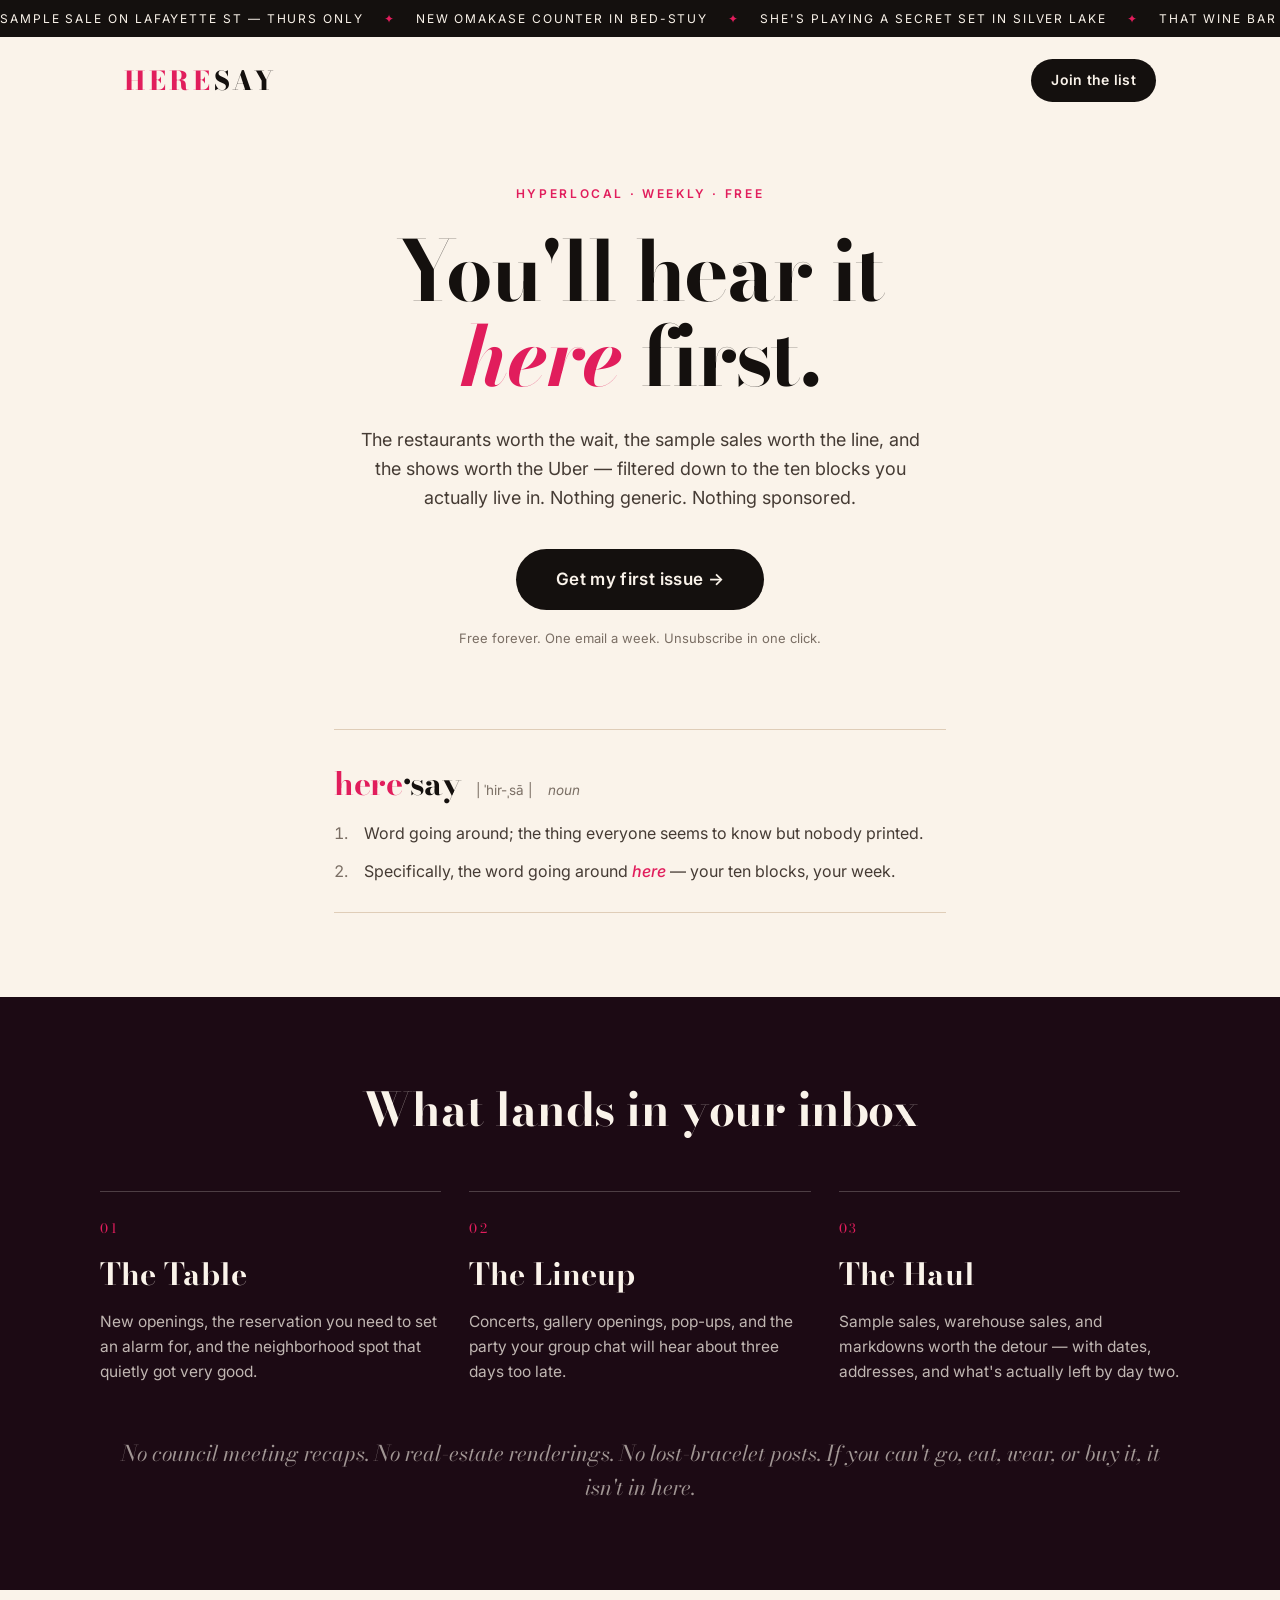
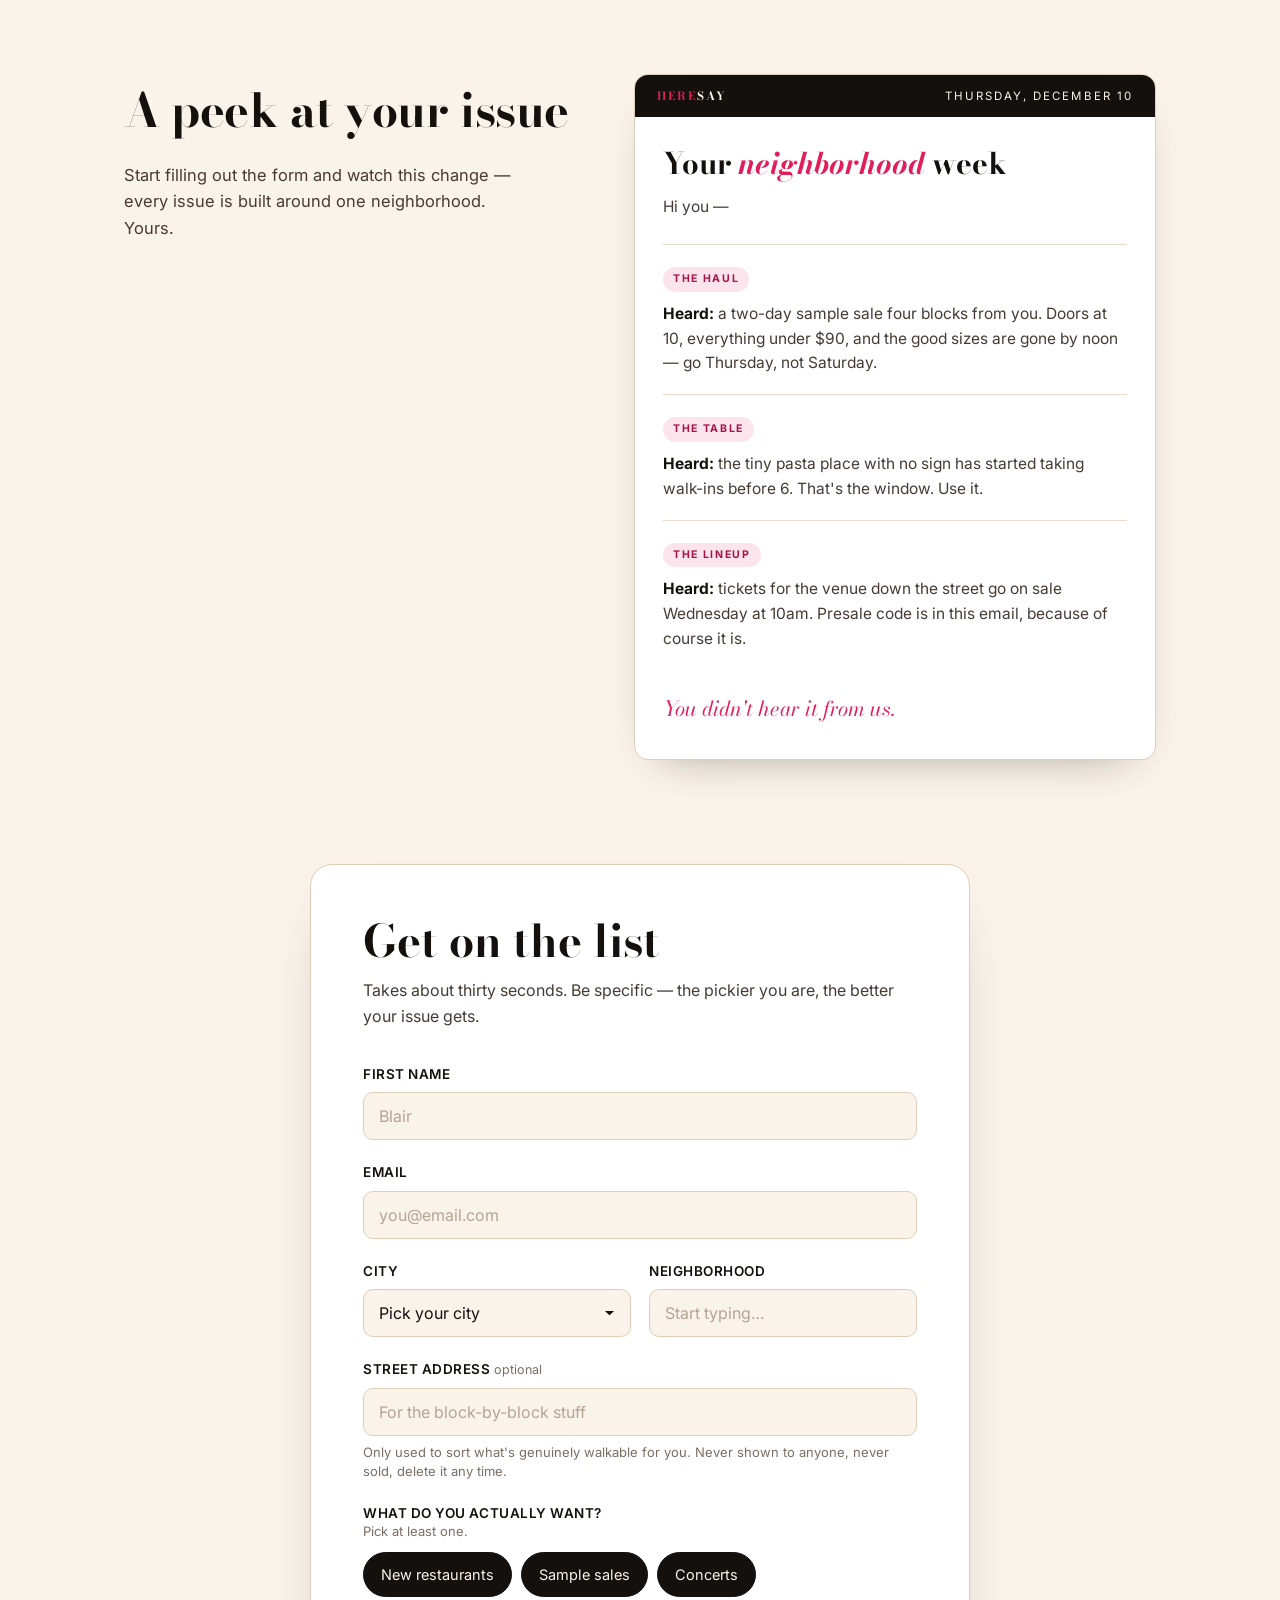
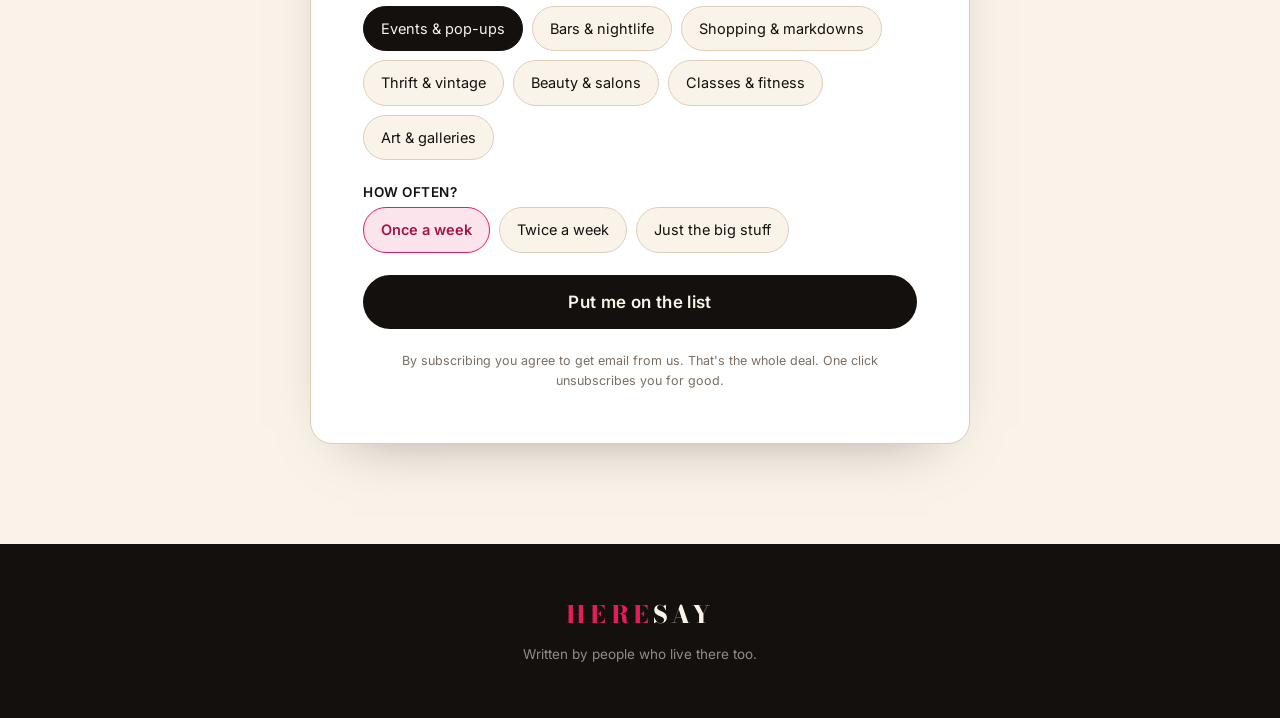
<file: index.html>
<!DOCTYPE html>
<html lang="en">
<head>
<meta charset="utf-8" />
<meta name="viewport" content="width=device-width, initial-scale=1" />
<title>HERESAY — what's happening, where you are</title>
<meta name="description" content="A weekly dispatch of the restaurants, sample sales, and shows worth leaving the apartment for — tuned to your exact neighborhood." />

<meta property="og:title" content="HERESAY — what's happening, where you are" />
<meta property="og:description" content="Restaurants, sample sales, and shows worth leaving the apartment for. Tuned to your exact neighborhood." />
<meta property="og:type" content="website" />

<link rel="preconnect" href="https://fonts.googleapis.com" />
<link rel="preconnect" href="https://fonts.gstatic.com" crossorigin />
<link href="https://fonts.googleapis.com/css2?family=Bodoni+Moda:ital,opsz,wght@0,6..96,400..900;1,6..96,400..900&family=Inter:wght@400;500;600;700&display=swap" rel="stylesheet" />
<link rel="stylesheet" href="assets/css/styles.css?v=2" />
<link rel="icon" href="data:image/svg+xml,<svg xmlns='http://www.w3.org/2000/svg' viewBox='0 0 100 100'><text y='.9em' font-size='90'>📍</text></svg>" />
</head>
<body>

<!-- ── ticker ─────────────────────────────────────────────────────── -->
<div class="ticker" aria-hidden="true">
  <div class="ticker__track">
    <span class="ticker__group">
      <span>sample sale on lafayette st &mdash; thurs only</span><span class="ticker__dot">✦</span>
      <span>new omakase counter in bed-stuy</span><span class="ticker__dot">✦</span>
      <span>she's playing a secret set in silver lake</span><span class="ticker__dot">✦</span>
      <span>that wine bar finally took the plywood down</span><span class="ticker__dot">✦</span>
      <span>90% off, cash only, bring a tote</span><span class="ticker__dot">✦</span>
    </span>
    <span class="ticker__group">
      <span>sample sale on lafayette st &mdash; thurs only</span><span class="ticker__dot">✦</span>
      <span>new omakase counter in bed-stuy</span><span class="ticker__dot">✦</span>
      <span>she's playing a secret set in silver lake</span><span class="ticker__dot">✦</span>
      <span>that wine bar finally took the plywood down</span><span class="ticker__dot">✦</span>
      <span>90% off, cash only, bring a tote</span><span class="ticker__dot">✦</span>
    </span>
  </div>
</div>

<!-- ── nav ────────────────────────────────────────────────────────── -->
<header class="nav">
  <a class="wordmark" href="#top">
    <span class="wordmark__text"><span class="brand-lead">HERE</span>SAY</span>
  </a>
  <a class="btn btn--sm" href="#join">Join the list</a>
</header>

<main id="top">

  <!-- ── hero ─────────────────────────────────────────────────────── -->
  <section class="hero">
    <p class="eyebrow">Hyperlocal &middot; weekly &middot; free</p>
    <h1 class="hero__title">
      You'll hear it<br />
      <em>here</em> first.
    </h1>
    <p class="hero__sub">
      The restaurants worth the wait, the sample sales worth the line, and the
      shows worth the Uber &mdash; filtered down to the ten blocks you actually
      live in. Nothing generic. Nothing sponsored.
    </p>
    <a class="btn btn--lg" href="#join">Get my first issue &rarr;</a>
    <p class="hero__fine">Free forever. One email a week. Unsubscribe in one click.</p>
  </section>

  <!-- ── the name ─────────────────────────────────────────────────── -->
  <section class="define" aria-label="About the name">
    <dl class="define__entry">
      <dt class="define__word">
        <span class="brand-lead">here</span>&middot;say
        <span class="define__pron">&#124; ˈhir-ˌsā &#124;</span>
        <span class="define__pos">noun</span>
      </dt>
      <dd class="define__sense">
        <span class="define__num">1.</span> Word going around; the thing everyone
        seems to know but nobody printed.
      </dd>
      <dd class="define__sense">
        <span class="define__num">2.</span> Specifically, the word going around
        <em>here</em> &mdash; your ten blocks, your week.
      </dd>
    </dl>
  </section>

  <!-- ── the three beats ──────────────────────────────────────────── -->
  <section class="beats" aria-labelledby="beats-h">
    <h2 id="beats-h" class="section-title">What lands in your inbox</h2>
    <div class="beats__grid">
      <article class="beat">
        <span class="beat__num">01</span>
        <h3 class="beat__title">The Table</h3>
        <p>New openings, the reservation you need to set an alarm for, and the
           neighborhood spot that quietly got very good.</p>
      </article>
      <article class="beat">
        <span class="beat__num">02</span>
        <h3 class="beat__title">The Lineup</h3>
        <p>Concerts, gallery openings, pop-ups, and the party your group chat
           will hear about three days too late.</p>
      </article>
      <article class="beat">
        <span class="beat__num">03</span>
        <h3 class="beat__title">The Haul</h3>
        <p>Sample sales, warehouse sales, and markdowns worth the detour &mdash;
           with dates, addresses, and what's actually left by day two.</p>
      </article>
    </div>
    <p class="beats__anti">
      No council meeting recaps. No real-estate renderings. No lost-bracelet
      posts. If you can't go, eat, wear, or buy it, it isn't in here.
    </p>
  </section>

  <!-- ── live preview ─────────────────────────────────────────────── -->
  <section class="preview" aria-labelledby="preview-h">
    <div class="preview__intro">
      <h2 id="preview-h" class="section-title section-title--left">A peek at your issue</h2>
      <p class="preview__note">
        Start filling out the form and watch this change &mdash; every issue is
        built around one neighborhood. Yours.
      </p>
    </div>

    <div class="issue" aria-live="polite">
      <div class="issue__chrome">
        <span class="issue__from"><span class="brand-lead">HERE</span>SAY</span>
        <span class="issue__date" data-preview-date>Thursday</span>
      </div>
      <div class="issue__body">
        <h3 class="issue__subject">
          Your <span data-preview-hood>neighborhood</span> week
        </h3>
        <p class="issue__hi">Hi <span data-preview-name>you</span> &mdash;</p>

        <div class="issue__item">
          <span class="issue__tag">The Haul</span>
          <p><strong>Heard:</strong> a two-day sample sale four blocks from
             you. Doors at 10, everything under $90, and the good sizes are gone
             by noon &mdash; go Thursday, not Saturday.</p>
        </div>
        <div class="issue__item">
          <span class="issue__tag">The Table</span>
          <p><strong>Heard:</strong> the tiny pasta place with no sign has
             started taking walk-ins before 6. That's the window. Use it.</p>
        </div>
        <div class="issue__item">
          <span class="issue__tag">The Lineup</span>
          <p><strong>Heard:</strong> tickets for the venue down the street go
             on sale Wednesday at 10am. Presale code is in this email, because
             of course it is.</p>
        </div>

        <p class="issue__sign">You didn't hear it from us.</p>
      </div>
    </div>
  </section>

  <!-- ── signup ───────────────────────────────────────────────────── -->
  <section class="join" id="join">
    <div class="join__card">
      <h2 class="join__title">Get on the list</h2>
      <p class="join__sub">Takes about thirty seconds. Be specific &mdash; the
        pickier you are, the better your issue gets.</p>

      <form id="signup-form" class="form" novalidate>

        <div class="field">
          <label for="first_name">First name</label>
          <input type="text" id="first_name" name="first_name" autocomplete="given-name"
                 placeholder="Blair" required maxlength="80" />
          <p class="field__err" data-err-for="first_name" hidden></p>
        </div>

        <div class="field">
          <label for="email">Email</label>
          <input type="email" id="email" name="email" autocomplete="email"
                 placeholder="you@email.com" required maxlength="254" />
          <p class="field__err" data-err-for="email" hidden></p>
        </div>

        <div class="field-row">
          <div class="field">
            <label for="city">City</label>
            <select id="city" name="city" required>
              <option value="" disabled selected>Pick your city</option>
            </select>
            <p class="field__err" data-err-for="city" hidden></p>
          </div>

          <div class="field">
            <label for="neighborhood">Neighborhood</label>
            <input type="text" id="neighborhood" name="neighborhood" list="hood-list"
                   placeholder="Start typing…" required maxlength="80"
                   autocomplete="off" />
            <datalist id="hood-list"></datalist>
            <p class="field__err" data-err-for="neighborhood" hidden></p>
          </div>
        </div>

        <div class="field">
          <label for="street_address">
            Street address <span class="label-opt">optional</span>
          </label>
          <input type="text" id="street_address" name="street_address"
                 autocomplete="street-address" maxlength="160"
                 placeholder="For the block-by-block stuff" />
          <p class="field__hint">
            Only used to sort what's genuinely walkable for you. Never shown to
            anyone, never sold, delete it any time.
          </p>
        </div>

        <fieldset class="field">
          <legend>What do you actually want?</legend>
          <p class="field__hint field__hint--tight">Pick at least one.</p>
          <div class="chips" id="interests"></div>
          <p class="field__err" data-err-for="interests" hidden></p>
        </fieldset>

        <fieldset class="field">
          <legend>How often?</legend>
          <div class="radios" id="cadence"></div>
        </fieldset>

        <button type="submit" class="btn btn--lg btn--full" data-submit>
          Put me on the list
        </button>

        <p class="form__legal">
          By subscribing you agree to get email from us. That's the whole deal.
          One click unsubscribes you for good.
        </p>

        <p class="form__status" data-form-status role="status" aria-live="polite" hidden></p>
      </form>

      <!-- success state -->
      <div class="done" data-done hidden>
        <p class="done__kicker">You're in.</p>
        <h2 class="done__title">
          Welcome to <span class="brand-lead">HERE</span>SAY,<br /><span data-done-name>you</span>.
        </h2>

        <!-- Shown only when the confirmation email actually went out. -->
        <p class="done__body" data-done-confirm hidden>
          Check your inbox &mdash; we sent a confirmation link to
          <strong data-done-email>your email</strong>. Tap it and you're set.
        </p>
        <p class="done__body">
          Your first <span data-done-hood>neighborhood</span> issue lands
          <strong data-done-when>Thursday morning</strong>. Add us to your
          contacts now so it doesn't get filed under Promotions.
        </p>
        <p class="done__sign">You didn't hear it from us.</p>
      </div>
    </div>
  </section>

</main>

<footer class="footer">
  <p class="footer__mark"><span class="brand-lead">HERE</span>SAY</p>
  <p class="footer__line">Written by people who live there too.</p>
</footer>

<script src="assets/js/config.js?v=2"></script>
<script src="assets/js/neighborhoods.js?v=2"></script>
<script src="assets/js/app.js?v=2"></script>
</body>
</html>
</file>
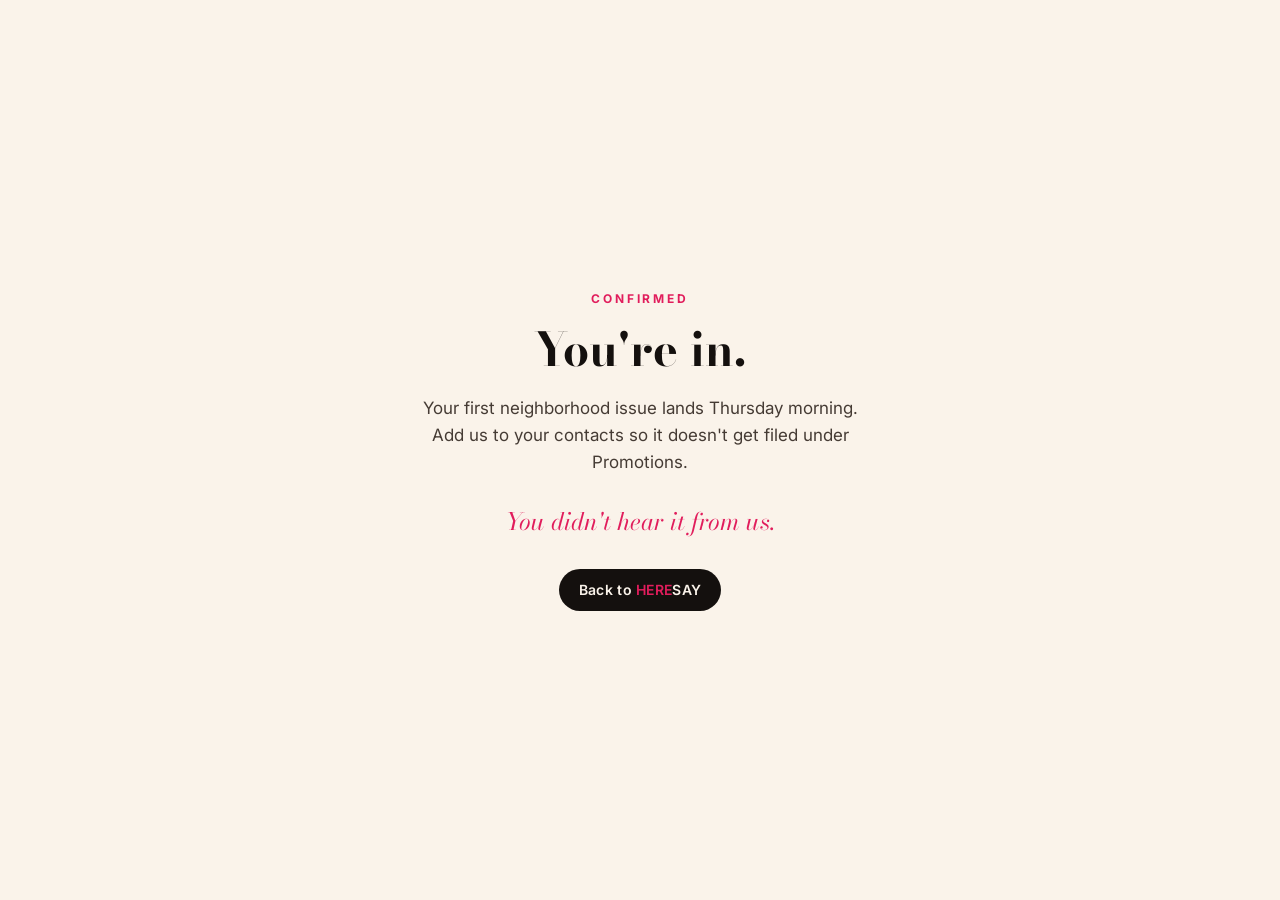
<file: confirmed.html>
<!DOCTYPE html>
<html lang="en">
<head>
<meta charset="utf-8" />
<meta name="viewport" content="width=device-width, initial-scale=1" />
<title>You're in — HERESAY</title>
<meta name="robots" content="noindex" />
<link rel="preconnect" href="https://fonts.googleapis.com" />
<link rel="preconnect" href="https://fonts.gstatic.com" crossorigin />
<link href="https://fonts.googleapis.com/css2?family=Bodoni+Moda:ital,opsz,wght@0,6..96,400..900;1,6..96,400..900&family=Inter:wght@400;500;600;700&display=swap" rel="stylesheet" />
<link rel="stylesheet" href="assets/css/styles.css?v=2" />
<link rel="icon" href="data:image/svg+xml,<svg xmlns='http://www.w3.org/2000/svg' viewBox='0 0 100 100'><text y='.9em' font-size='90'>📍</text></svg>" />
<style>
  .standalone {
    min-height: 100vh;
    display: flex;
    align-items: center;
    justify-content: center;
    padding: 24px;
  }
  .standalone .done { max-width: 480px; }
</style>
</head>
<body>

<main class="standalone">
  <div class="done">
    <p class="done__kicker" data-kicker>Confirmed</p>
    <h1 class="done__title" data-title>You're in.</h1>
    <p class="done__body" data-body>Your first issue lands Thursday morning.</p>
    <p class="done__sign">You didn't hear it from us.</p>
    <p style="margin-top:28px;">
      <a class="btn btn--sm" href="/">Back to <span class="brand-lead">HERE</span>SAY</a>
    </p>
  </div>
</main>

<script>
(function () {
  var q = new URLSearchParams(location.search);
  var state = q.get("state") || "confirmed";
  var name = (q.get("name") || "").slice(0, 80);
  var hood = (q.get("hood") || "").slice(0, 80);

  var copy = {
    confirmed: {
      kicker: "Confirmed",
      title: name ? "You're in, " + name + "." : "You're in.",
      body: "Your first " + (hood || "neighborhood") + " issue lands Thursday " +
            "morning. Add us to your contacts so it doesn't get filed under Promotions."
    },
    already: {
      kicker: "Already done",
      title: "You're confirmed.",
      body: "Nothing else to do — your " + (hood || "next") + " issue is on its way."
    },
    unsubscribed: {
      kicker: "Heads up",
      title: "You've unsubscribed.",
      body: "This address opted out. Sign up again if that was a mistake."
    },
    invalid: {
      kicker: "Hmm",
      title: "We don't recognize that link.",
      body: "It may have already been used. Sign up again and we'll send a fresh one."
    }
  };

  var c = copy[state] || copy.invalid;

  /* textContent throughout — these values come from the query string. */
  document.querySelector("[data-kicker]").textContent = c.kicker;
  document.querySelector("[data-title]").textContent = c.title;
  document.querySelector("[data-body]").textContent = c.body;
  document.title = c.title + " — HERESAY";
})();
</script>

</body>
</html>
</file>
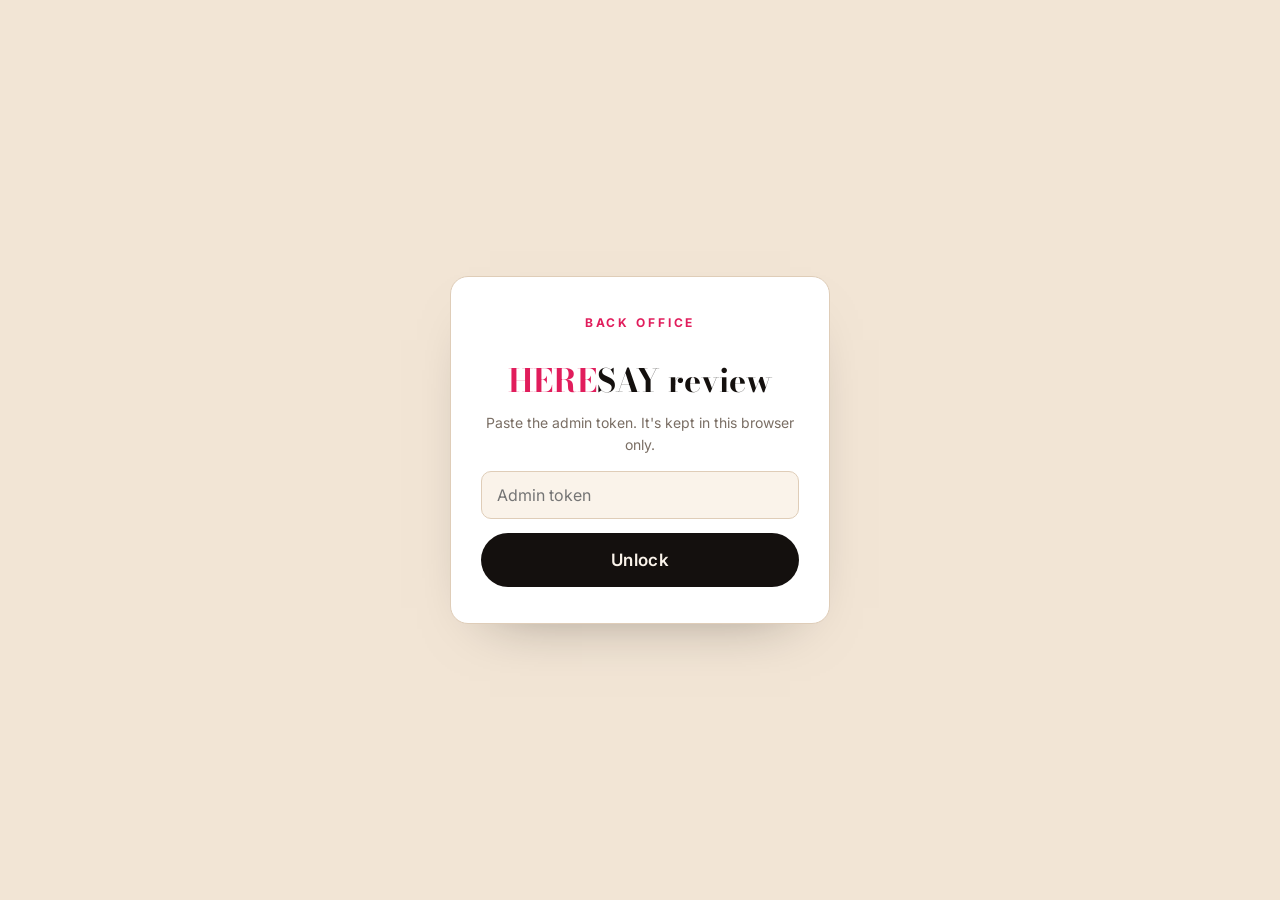
<file: review.html>
<!DOCTYPE html>
<html lang="en">
<head>
<meta charset="utf-8" />
<meta name="viewport" content="width=device-width, initial-scale=1" />
<title>Review — HERESAY</title>
<meta name="robots" content="noindex, nofollow" />
<link rel="preconnect" href="https://fonts.googleapis.com" />
<link rel="preconnect" href="https://fonts.gstatic.com" crossorigin />
<link href="https://fonts.googleapis.com/css2?family=Bodoni+Moda:ital,opsz,wght@0,6..96,400..900;1,6..96,400..900&family=Inter:wght@400;500;600;700&display=swap" rel="stylesheet" />
<!-- ?v= is a cache buster, and it is load-bearing. Filenames here aren't
     content-hashed, so a deploy that changes review.html and review.css
     together can leave a browser holding the new markup and the old
     stylesheet — which is exactly what happened when the beat tabs shipped:
     the new nav rendered as unstyled browser buttons with a stale review.js
     that had no click handler for them. Bump the number whenever these files
     change. -->
<link rel="stylesheet" href="assets/css/styles.css?v=3" />
<link rel="stylesheet" href="assets/css/review.css?v=3" />
<link rel="icon" href="data:image/svg+xml,<svg xmlns='http://www.w3.org/2000/svg' viewBox='0 0 100 100'><text y='.9em' font-size='90'>📍</text></svg>" />
</head>
<body class="review-body">

<!-- ── token gate ─────────────────────────────────────────────────────── -->
<div class="gate" data-gate>
  <form class="gate__card" data-gate-form>
    <p class="done__kicker">Back office</p>
    <h1 class="gate__title"><span class="brand-lead">HERE</span>SAY review</h1>
    <p class="gate__note">Paste the admin token. It's kept in this browser only.</p>
    <input type="password" class="gate__input" data-token
           placeholder="Admin token" autocomplete="current-password" />
    <button type="submit" class="btn btn--lg btn--full">Unlock</button>
    <p class="gate__err" data-gate-err hidden></p>
  </form>
</div>

<!-- ── app ────────────────────────────────────────────────────────────── -->
<main class="review" data-app hidden>

  <header class="review__bar">
    <span class="review__mark"><span class="brand-lead">HERE</span>SAY</span>
    <nav class="tabs" data-tabs>
      <button class="tab" data-status="new">New</button>
      <button class="tab" data-status="approved">Approved</button>
      <button class="tab" data-status="rejected">Rejected</button>
      <button class="tab" data-status="published">Published</button>
    </nav>
    <button class="btn btn--sm review__lock" data-lock>Lock</button>
  </header>

  <!-- The beats, as they appear on the site. Judging a restaurant and judging
       a sample sale are different jobs; this keeps them out of each other's
       way instead of interleaving them in one list. -->
  <nav class="beats-nav" data-beats>
    <button class="beat" data-category="" aria-selected="true">Everything</button>
    <button class="beat" data-category="table">The Table</button>
    <button class="beat" data-category="lineup">The Lineup</button>
    <button class="beat" data-category="haul">The Haul</button>
    <button class="beat" data-category="other">Other</button>
  </nav>

  <div class="review__filters">
    <select class="review__select" data-hood>
      <option value="">All neighborhoods</option>
    </select>
    <input type="search" class="review__search" data-q
           placeholder="Search name or street…" />
    <span class="review__count" data-count></span>
  </div>

  <p class="review__hint">
    <kbd>J</kbd>/<kbd>K</kbd> move &middot; <kbd>A</kbd> approve &middot;
    <kbd>R</kbd> reject &middot; <kbd>U</kbd> back to new &middot;
    <kbd>E</kbd> write a description
  </p>

  <div class="queue" data-queue aria-live="polite"></div>

  <div class="review__more">
    <button class="btn btn--sm" data-more hidden>Load more</button>
    <p class="review__empty" data-empty hidden>Nothing here.</p>
  </div>

</main>

<script src="assets/js/config.js?v=3"></script>
<script src="assets/js/review.js?v=3"></script>
</body>
</html>
</file>
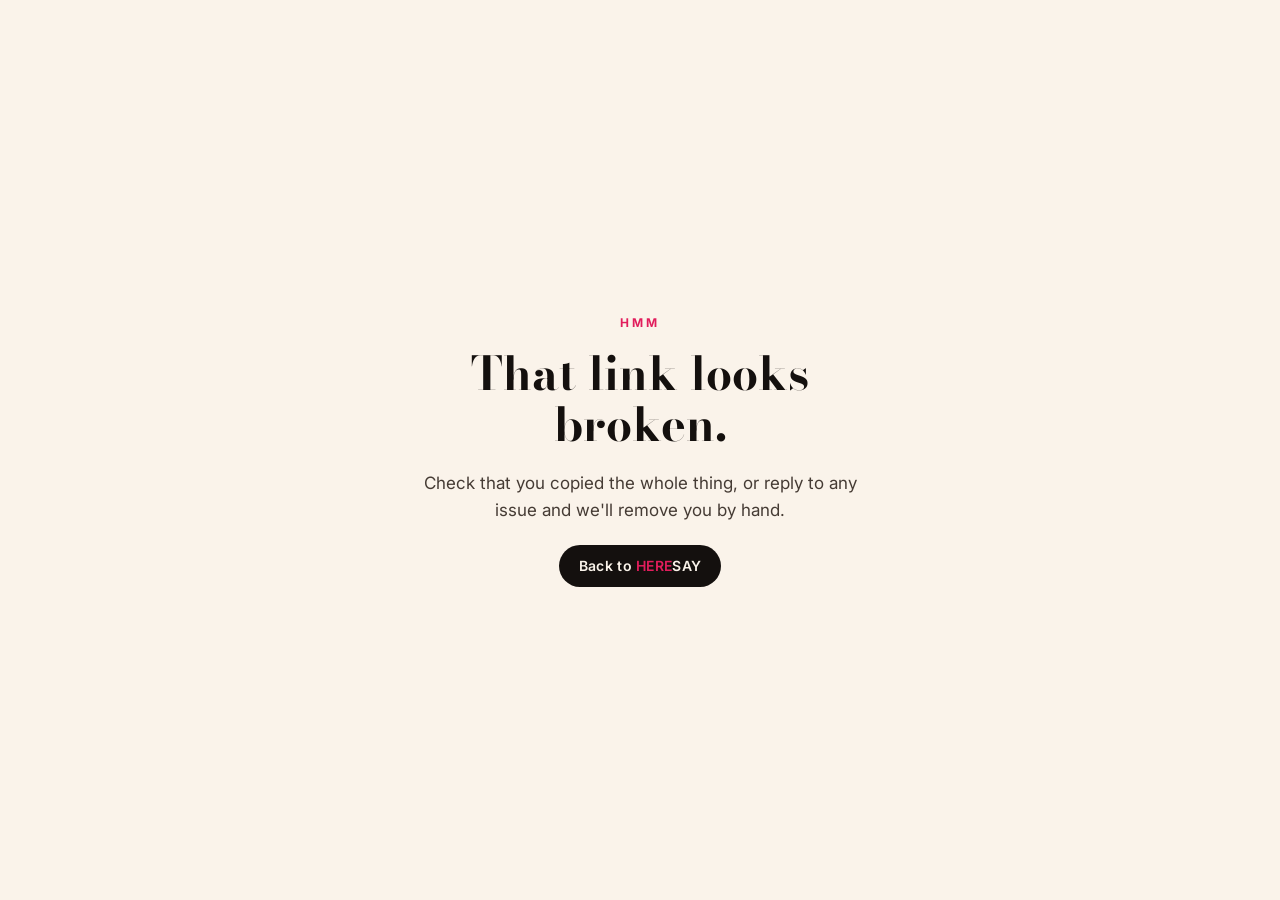
<file: unsubscribe.html>
<!DOCTYPE html>
<html lang="en">
<head>
<meta charset="utf-8" />
<meta name="viewport" content="width=device-width, initial-scale=1" />
<title>Unsubscribe — HERESAY</title>
<meta name="robots" content="noindex" />
<link rel="preconnect" href="https://fonts.googleapis.com" />
<link rel="preconnect" href="https://fonts.gstatic.com" crossorigin />
<link href="https://fonts.googleapis.com/css2?family=Bodoni+Moda:ital,opsz,wght@0,6..96,400..900;1,6..96,400..900&family=Inter:wght@400;500;600;700&display=swap" rel="stylesheet" />
<link rel="stylesheet" href="assets/css/styles.css?v=2" />
<link rel="icon" href="data:image/svg+xml,<svg xmlns='http://www.w3.org/2000/svg' viewBox='0 0 100 100'><text y='.9em' font-size='90'>📍</text></svg>" />
<style>
  .standalone {
    min-height: 100vh;
    display: flex;
    align-items: center;
    justify-content: center;
    padding: 24px;
  }
  .standalone .done { max-width: 480px; }
</style>
</head>
<body>

<main class="standalone">
  <div class="done">
    <p class="done__kicker" data-kicker>Before you go</p>
    <h1 class="done__title" data-title>Unsubscribe from HERESAY?</h1>
    <p class="done__body" data-body>
      You'll stop getting issues immediately. You can always sign up again.
    </p>

    <p style="margin-top:28px;" data-actions>
      <button type="button" class="btn btn--lg" data-confirm>Yes, unsubscribe me</button>
    </p>

    <p style="margin-top:20px;" data-home hidden>
      <a class="btn btn--sm" href="/">Back to <span class="brand-lead">HERE</span>SAY</a>
    </p>
  </div>
</main>

<script src="assets/js/config.js?v=2"></script>
<script>
(function () {
  var CFG = window.HERESAY_CONFIG || {};
  var token = new URLSearchParams(location.search).get("token") || "";

  var kicker  = document.querySelector("[data-kicker]");
  var title   = document.querySelector("[data-title]");
  var body    = document.querySelector("[data-body]");
  var actions = document.querySelector("[data-actions]");
  var home    = document.querySelector("[data-home]");
  var button  = document.querySelector("[data-confirm]");

  function show(k, t, b) {
    kicker.textContent = k;
    title.textContent = t;
    body.textContent = b;
    actions.hidden = true;
    home.hidden = false;
  }

  if (!/^[0-9a-f]{8}-[0-9a-f]{4}-[0-9a-f]{4}-[0-9a-f]{4}-[0-9a-f]{12}$/i.test(token)) {
    show("Hmm", "That link looks broken.",
         "Check that you copied the whole thing, or reply to any issue and we'll remove you by hand.");
    return;
  }

  button.addEventListener("click", function () {
    button.disabled = true;
    button.textContent = "One second…";

    var s = CFG.supabase || {};
    var endpoint = s.url.replace(/\/+$/, "") + "/functions/v1/unsubscribe?token=" +
                   encodeURIComponent(token);

    fetch(endpoint, { method: "POST" })
      .then(function (res) { return res.json().catch(function () { return {}; }); })
      .then(function (data) {
        if (data.ok) {
          show("Done", "You're unsubscribed.",
               "No hard feelings. If you change your mind, the signup page is always open.");
        } else if (data.already) {
          show("Already done", "You're unsubscribed.",
               "We won't email you again. Nothing else to do.");
        } else {
          throw new Error(data.error || "failed");
        }
      })
      .catch(function () {
        button.disabled = false;
        button.textContent = "Yes, unsubscribe me";
        body.textContent = "That didn't go through. Try again in a moment, or reply " +
                           "to any issue and we'll remove you by hand.";
      });
  });
})();
</script>

</body>
</html>
</file>
<file: assets/css/styles.css>
/* ==========================================================================
   HERESAY — hyperlocal newsletter signup
   Palette: warm cream paper, near-black ink, lipstick pop.
   ========================================================================== */

:root {
  --paper:      #FAF3EA;
  --paper-2:    #F2E5D5;
  --paper-3:    #EADACA;
  --ink:        #14100E;
  --ink-2:      #453B34;
  --ink-3:      #7A6E64;
  --pop:        #E11D5C;
  --pop-deep:   #A81244;
  --pop-wash:   #FCE4EC;
  --plum:       #1C0A14;
  --line:       #DFCDB8;

  --serif: "Bodoni Moda", "Didot", "Times New Roman", serif;
  --sans:  "Inter", -apple-system, BlinkMacSystemFont, "Segoe UI", sans-serif;

  --wrap: 1080px;
  --r:    14px;
}

/* ── reset-ish ───────────────────────────────────────────────────────── */
*, *::before, *::after { box-sizing: border-box; }

/* The [hidden] attribute only sets display:none through the UA stylesheet,
   so any author `display` rule silently beats it — .form below is display:grid
   and would stay on screen underneath the success state. Make it stick. */
[hidden] { display: none !important; }
html { -webkit-text-size-adjust: 100%; scroll-behavior: smooth; }
body {
  margin: 0;
  background: var(--paper);
  color: var(--ink);
  font-family: var(--sans);
  font-size: 17px;
  line-height: 1.6;
  -webkit-font-smoothing: antialiased;
}
img { max-width: 100%; display: block; }
h1, h2, h3 { margin: 0; font-weight: 400; }
p { margin: 0; }

::selection { background: var(--pop); color: #fff; }

:focus-visible {
  outline: 3px solid var(--pop);
  outline-offset: 3px;
  border-radius: 4px;
}

/* ── ticker ──────────────────────────────────────────────────────────── */
.ticker {
  background: var(--ink);
  color: var(--paper);
  overflow: hidden;
  padding: 9px 0;
  font-size: 12px;
  letter-spacing: .16em;
  text-transform: uppercase;
  white-space: nowrap;
}
.ticker__track {
  display: inline-flex;
  animation: slide 42s linear infinite;
}
.ticker__group {
  display: inline-flex;
  align-items: center;
  gap: 20px;
  padding-right: 20px;
}
.ticker__dot { color: var(--pop); }
@keyframes slide { to { transform: translateX(-50%); } }

/* ── nav ─────────────────────────────────────────────────────────────── */
.nav {
  max-width: var(--wrap);
  margin: 0 auto;
  padding: 22px 24px;
  display: flex;
  align-items: center;
  justify-content: space-between;
  gap: 16px;
}
.wordmark { text-decoration: none; color: inherit; }
.wordmark__text {
  font-family: var(--serif);
  font-weight: 800;
  font-size: 26px;
  letter-spacing: .14em;
}

/* The pun is load-bearing: HEREsay, as in what's happening here. Spoken aloud
   it's just "hearsay", so the wordmark is the only place the joke can live. */
.brand-lead { color: var(--pop); }

/* ── buttons ─────────────────────────────────────────────────────────── */
.btn {
  display: inline-block;
  background: var(--ink);
  color: var(--paper);
  text-decoration: none;
  font-family: var(--sans);
  font-weight: 600;
  font-size: 15px;
  letter-spacing: .02em;
  padding: 13px 26px;
  border: none;
  border-radius: 999px;
  cursor: pointer;
  transition: background .18s ease, transform .18s ease;
}
.btn:hover { background: var(--pop); transform: translateY(-1px); }
.btn:active { transform: translateY(0); }
.btn--sm  { padding: 10px 20px; font-size: 14px; }
.btn--lg  { padding: 17px 40px; font-size: 17px; }
.btn--full{ width: 100%; }
.btn[disabled] { opacity: .55; cursor: not-allowed; transform: none; }

/* ── hero ────────────────────────────────────────────────────────────── */
.hero {
  max-width: 900px;
  margin: 0 auto;
  padding: 60px 24px 80px;
  text-align: center;
}
.eyebrow {
  font-size: 12px;
  letter-spacing: .22em;
  text-transform: uppercase;
  color: var(--pop);
  font-weight: 600;
  margin-bottom: 26px;
}
.hero__title {
  font-family: var(--serif);
  font-weight: 700;
  font-size: clamp(2.6rem, 7.5vw, 5.2rem);
  line-height: 1.02;
  letter-spacing: -.02em;
}
.hero__title em {
  font-style: italic;
  color: var(--pop);
}
.hero__sub {
  max-width: 570px;
  margin: 28px auto 36px;
  font-size: 18px;
  color: var(--ink-2);
}
.hero__fine {
  margin-top: 18px;
  font-size: 13px;
  color: var(--ink-3);
}

/* ── the name ────────────────────────────────────────────────────────── */
.define {
  max-width: 660px;
  margin: 0 auto;
  padding: 0 24px 84px;
}
.define__entry {
  margin: 0;
  border-top: 1px solid var(--line);
  border-bottom: 1px solid var(--line);
  padding: 28px 0;
}
.define__word {
  font-family: var(--serif);
  font-weight: 700;
  font-size: clamp(1.5rem, 3.6vw, 2rem);
  letter-spacing: -.01em;
}
.define__pron,
.define__pos {
  font-family: var(--sans);
  font-size: 13.5px;
  font-weight: 400;
  letter-spacing: 0;
  color: var(--ink-3);
  margin-left: 8px;
}
.define__pos { font-style: italic; }
.define__sense {
  margin: 12px 0 0;
  font-size: 16px;
  line-height: 1.6;
  color: var(--ink-2);
  padding-left: 26px;
  text-indent: -26px;
}
.define__num {
  display: inline-block;
  width: 26px;
  text-indent: 0;
  color: var(--ink-3);
  font-variant-numeric: tabular-nums;
}
.define__sense em {
  font-style: italic;
  color: var(--pop);
  font-weight: 500;
}

/* ── section titles ──────────────────────────────────────────────────── */
.section-title {
  font-family: var(--serif);
  font-weight: 700;
  font-size: clamp(1.9rem, 4vw, 2.9rem);
  letter-spacing: -.01em;
  text-align: center;
  margin-bottom: 44px;
}
.section-title--left { text-align: left; margin-bottom: 14px; }

/* ── beats ───────────────────────────────────────────────────────────── */
.beats {
  background: var(--plum);
  color: var(--paper);
  padding: 76px 24px 84px;
}
.beats .section-title { color: var(--paper); }
.beats__grid {
  max-width: var(--wrap);
  margin: 0 auto;
  display: grid;
  grid-template-columns: repeat(auto-fit, minmax(250px, 1fr));
  gap: 28px;
}
.beat {
  border-top: 1px solid rgba(250, 243, 234, .22);
  padding-top: 22px;
}
.beat__num {
  font-family: var(--serif);
  font-size: 13px;
  letter-spacing: .2em;
  color: var(--pop);
}
.beat__title {
  font-family: var(--serif);
  font-size: 1.9rem;
  font-weight: 700;
  margin: 8px 0 12px;
}
.beat p {
  color: rgba(250, 243, 234, .74);
  font-size: 15.5px;
}
.beats__anti {
  max-width: var(--wrap);
  margin: 52px auto 0;
  text-align: center;
  font-family: var(--serif);
  font-style: italic;
  font-size: clamp(1.05rem, 2.2vw, 1.35rem);
  color: rgba(250, 243, 234, .6);
}

/* ── preview ─────────────────────────────────────────────────────────── */
.preview {
  max-width: var(--wrap);
  margin: 0 auto;
  padding: 84px 24px;
  display: grid;
  grid-template-columns: 1fr 1.15fr;
  gap: 56px;
  align-items: start;
}
.preview__intro { position: sticky; top: 40px; }
.preview__note {
  color: var(--ink-2);
  font-size: 16.5px;
  max-width: 40ch;
}

.issue {
  background: #fff;
  border: 1px solid var(--line);
  border-radius: var(--r);
  overflow: hidden;
  box-shadow: 0 18px 44px -28px rgba(20, 16, 14, .45);
}
.issue__chrome {
  background: var(--ink);
  color: var(--paper);
  padding: 12px 22px;
  display: flex;
  justify-content: space-between;
  align-items: center;
  font-size: 11.5px;
  letter-spacing: .18em;
  text-transform: uppercase;
}
.issue__from { font-family: var(--serif); font-weight: 700; }
.issue__body { padding: 30px 28px 34px; }
.issue__subject {
  font-family: var(--serif);
  font-weight: 700;
  font-size: 1.85rem;
  line-height: 1.15;
}
.issue__subject span { color: var(--pop); font-style: italic; }
.issue__hi {
  margin: 14px 0 24px;
  color: var(--ink-2);
  font-size: 15.5px;
}
.issue__item {
  border-top: 1px solid var(--paper-3);
  padding: 18px 0;
}
.issue__item p { font-size: 15.5px; color: var(--ink-2); }
.issue__item strong { color: var(--ink); }
.issue__tag {
  display: inline-block;
  background: var(--pop-wash);
  color: var(--pop-deep);
  font-size: 10.5px;
  font-weight: 700;
  letter-spacing: .16em;
  text-transform: uppercase;
  padding: 4px 10px;
  border-radius: 999px;
  margin-bottom: 10px;
}
.issue__sign {
  margin-top: 22px;
  font-family: var(--serif);
  font-style: italic;
  font-size: 1.3rem;
  color: var(--pop);
}

/* ── join / form ─────────────────────────────────────────────────────── */
.join {
  padding: 20px 24px 100px;
}
.join__card {
  max-width: 660px;
  margin: 0 auto;
  background: #fff;
  border: 1px solid var(--line);
  border-radius: 22px;
  padding: clamp(28px, 5vw, 52px);
  box-shadow: 0 24px 60px -40px rgba(20, 16, 14, .5);
}
.join__title {
  font-family: var(--serif);
  font-weight: 700;
  font-size: clamp(2rem, 5vw, 2.8rem);
  line-height: 1.1;
}
.join__sub {
  margin: 12px 0 34px;
  color: var(--ink-2);
  font-size: 16px;
}

.form { display: grid; gap: 22px; }
.field { display: grid; gap: 7px; border: 0; padding: 0; margin: 0; min-width: 0; }
.field-row {
  display: grid;
  grid-template-columns: 1fr 1fr;
  gap: 18px;
}
.field label, .field legend {
  font-size: 13.5px;
  font-weight: 600;
  letter-spacing: .04em;
  text-transform: uppercase;
  color: var(--ink);
  padding: 0;
}
.label-opt {
  text-transform: none;
  letter-spacing: 0;
  font-weight: 400;
  color: var(--ink-3);
  font-size: 12.5px;
}
.field input[type="text"],
.field input[type="email"],
.field select {
  width: 100%;
  font-family: var(--sans);
  font-size: 16px;
  color: var(--ink);
  background: var(--paper);
  border: 1px solid var(--line);
  border-radius: 10px;
  padding: 13px 15px;
  transition: border-color .15s ease, background .15s ease;
}
.field input:focus, .field select:focus {
  background: #fff;
  border-color: var(--ink);
}
.field input::placeholder { color: #B3A496; }
.field select { appearance: none; cursor: pointer;
  background-image: url("data:image/svg+xml,%3Csvg xmlns='http://www.w3.org/2000/svg' viewBox='0 0 12 8'%3E%3Cpath fill='%2314100E' d='M1 1l5 5 5-5'/%3E%3C/svg%3E");
  background-repeat: no-repeat;
  background-position: right 15px center;
  background-size: 11px;
  padding-right: 38px;
}
.field__hint { font-size: 13px; color: var(--ink-3); line-height: 1.45; }
.field__hint--tight { margin-top: -2px; }
.field__err {
  font-size: 13px;
  font-weight: 600;
  color: var(--pop-deep);
}
.field[data-invalid] input,
.field[data-invalid] select { border-color: var(--pop); background: #FFF7FA; }

/* chips (interests) */
.chips { display: flex; flex-wrap: wrap; gap: 9px; margin-top: 4px; }
.chip { position: relative; }
.chip input {
  position: absolute;
  opacity: 0;
  width: 100%; height: 100%;
  margin: 0; cursor: pointer;
}
/* The chip is a <label> inside .field, so it picks up the uppercase
   field-label styling. Reset it here on the span, which beats inheritance. */
.chip span {
  display: block;
  border: 1px solid var(--line);
  background: var(--paper);
  border-radius: 999px;
  padding: 10px 17px;
  font-size: 14.5px;
  font-weight: 400;
  letter-spacing: normal;
  text-transform: none;
  color: var(--ink);
  cursor: pointer;
  user-select: none;
  transition: all .15s ease;
}
.chip input:hover + span { border-color: var(--ink-3); }
.chip input:checked + span {
  background: var(--ink);
  border-color: var(--ink);
  color: var(--paper);
}
.chip input:focus-visible + span { outline: 3px solid var(--pop); outline-offset: 2px; }

/* radios (cadence) */
.radios { display: flex; flex-wrap: wrap; gap: 9px; margin-top: 4px; }
.radio { position: relative; }
.radio input { position: absolute; opacity: 0; width: 100%; height: 100%; margin: 0; cursor: pointer; }
.radio span {
  display: block;
  border: 1px solid var(--line);
  background: var(--paper);
  border-radius: 999px;
  padding: 10px 17px;
  font-size: 14.5px;
  font-weight: 400;
  letter-spacing: normal;
  text-transform: none;
  color: var(--ink);
  cursor: pointer;
  transition: all .15s ease;
}
.radio input:checked + span {
  background: var(--pop-wash);
  border-color: var(--pop);
  color: var(--pop-deep);
  font-weight: 600;
}
.radio input:focus-visible + span { outline: 3px solid var(--pop); outline-offset: 2px; }

.form__legal { font-size: 12.5px; color: var(--ink-3); text-align: center; }
.form__status {
  font-size: 14.5px;
  font-weight: 600;
  text-align: center;
  padding: 12px;
  border-radius: 10px;
  background: var(--pop-wash);
  color: var(--pop-deep);
}

/* success */
.done { text-align: center; padding: 12px 0; }
.done__kicker {
  font-size: 12px;
  letter-spacing: .24em;
  text-transform: uppercase;
  color: var(--pop);
  font-weight: 700;
  margin-bottom: 16px;
}
.done__title {
  font-family: var(--serif);
  font-weight: 700;
  font-size: clamp(2rem, 5vw, 2.9rem);
  line-height: 1.1;
}
.done__body {
  margin: 20px auto 0;
  max-width: 42ch;
  color: var(--ink-2);
}
.done__sign {
  margin-top: 26px;
  font-family: var(--serif);
  font-style: italic;
  font-size: 1.5rem;
  color: var(--pop);
}

/* ── footer ──────────────────────────────────────────────────────────── */
.footer {
  background: var(--ink);
  color: var(--paper);
  text-align: center;
  padding: 52px 24px;
}
.footer__mark {
  font-family: var(--serif);
  font-weight: 800;
  font-size: 24px;
  letter-spacing: .18em;
}
.footer__line {
  margin-top: 10px;
  font-size: 13.5px;
  color: rgba(250, 243, 234, .55);
}

/* ── responsive ──────────────────────────────────────────────────────── */
@media (max-width: 860px) {
  .preview { grid-template-columns: 1fr; gap: 34px; padding: 60px 24px; }
  .preview__intro { position: static; }
  .section-title--left { text-align: left; }
}
@media (max-width: 560px) {
  body { font-size: 16px; }
  .field-row { grid-template-columns: 1fr; }
  .hero { padding: 44px 20px 62px; }
  .btn--lg { padding: 16px 30px; width: 100%; text-align: center; }
}

@media (prefers-reduced-motion: reduce) {
  * { animation: none !important; transition: none !important; scroll-behavior: auto !important; }
}
</file>
<file: assets/css/review.css>
/* ==========================================================================
   HERESAY — back-office review queue
   Layered on top of styles.css; a working tool, not a landing page.
   ========================================================================== */

.review-body { background: var(--paper-2); }

/* ── token gate ──────────────────────────────────────────────────────── */
.gate {
  min-height: 100vh;
  display: flex;
  align-items: center;
  justify-content: center;
  padding: 24px;
}
.gate__card {
  width: 100%;
  max-width: 380px;
  background: #fff;
  border: 1px solid var(--line);
  border-radius: 18px;
  padding: 36px 30px;
  text-align: center;
  display: grid;
  gap: 14px;
  box-shadow: 0 24px 60px -40px rgba(20, 16, 14, .5);
}
.gate__title {
  font-family: var(--serif);
  font-weight: 700;
  font-size: 2rem;
  line-height: 1.1;
  margin: 0;
}
.gate__note { font-size: 14px; color: var(--ink-3); }
.gate__input {
  width: 100%;
  font-family: var(--sans);
  font-size: 16px;
  background: var(--paper);
  border: 1px solid var(--line);
  border-radius: 10px;
  padding: 13px 15px;
  color: var(--ink);
}
.gate__input:focus { background: #fff; border-color: var(--ink); outline: none; }
.gate__err { font-size: 13.5px; font-weight: 600; color: var(--pop-deep); }

/* ── chrome ──────────────────────────────────────────────────────────── */
.review { max-width: 900px; margin: 0 auto; padding: 0 20px 80px; }

.review__bar {
  position: sticky;
  top: 0;
  z-index: 10;
  background: var(--paper-2);
  display: flex;
  align-items: center;
  gap: 16px;
  flex-wrap: wrap;
  padding: 18px 0 14px;
  border-bottom: 1px solid var(--line);
}
.review__mark {
  font-family: var(--serif);
  font-weight: 800;
  font-size: 19px;
  letter-spacing: .14em;
}
.review__lock { margin-left: auto; }

.tabs { display: flex; gap: 6px; flex-wrap: wrap; }
.tab {
  font-family: var(--sans);
  font-size: 13.5px;
  font-weight: 500;
  color: var(--ink-2);
  background: transparent;
  border: 1px solid transparent;
  border-radius: 999px;
  padding: 7px 14px;
  cursor: pointer;
  transition: all .15s ease;
}
.tab:hover { background: var(--paper-3); }
.tab[aria-selected="true"] {
  background: var(--ink);
  border-color: var(--ink);
  color: var(--paper);
  font-weight: 600;
}

/* ── beats ───────────────────────────────────────────────────────────── */
.beats-nav {
  display: flex;
  gap: 8px;
  flex-wrap: wrap;
  padding: 18px 0 4px;
  border-bottom: 1px solid var(--line);
}
.beat {
  font-family: var(--serif);
  font-size: 15px;
  font-weight: 600;
  color: var(--ink-3);
  background: transparent;
  border: 0;
  border-bottom: 2px solid transparent;
  padding: 6px 4px 10px;
  margin-bottom: -1px;
  cursor: pointer;
  transition: color .15s ease, border-color .15s ease;
}
.beat:hover { color: var(--ink); }
.beat[aria-selected="true"] {
  color: var(--ink);
  border-bottom-color: var(--pop);
}
/* Empty beats stay in place rather than disappearing — a row that reshuffles
   as you triage is a row you misclick. */
.beat[data-empty="true"]:not([aria-selected="true"]) { opacity: .45; }

/* ── filters ─────────────────────────────────────────────────────────── */
.review__filters {
  display: flex;
  gap: 10px;
  align-items: center;
  flex-wrap: wrap;
  padding: 18px 0 10px;
}
.review__select,
.review__search {
  font-family: var(--sans);
  font-size: 14.5px;
  color: var(--ink);
  background: #fff;
  border: 1px solid var(--line);
  border-radius: 9px;
  padding: 10px 13px;
}
.review__search { flex: 1; min-width: 180px; }
.review__select:focus,
.review__search:focus { border-color: var(--ink); outline: none; }
.review__count {
  font-size: 13px;
  color: var(--ink-3);
  font-variant-numeric: tabular-nums;
}

.review__hint {
  font-size: 12px;
  color: var(--ink-3);
  padding-bottom: 14px;
}
.review__hint kbd {
  font-family: var(--sans);
  font-size: 11px;
  font-weight: 600;
  background: #fff;
  border: 1px solid var(--line);
  border-bottom-width: 2px;
  border-radius: 5px;
  padding: 2px 6px;
  color: var(--ink-2);
}

/* ── queue ───────────────────────────────────────────────────────────── */
.queue { display: grid; gap: 10px; }

.card {
  background: #fff;
  border: 1px solid var(--line);
  border-radius: 12px;
  padding: 16px 18px;
  display: grid;
  gap: 8px;
  transition: border-color .12s ease, box-shadow .12s ease;
}
.card[data-active="true"] {
  border-color: var(--ink);
  box-shadow: 0 0 0 3px var(--pop-wash);
}
.card[data-busy="true"] { opacity: .5; }

.card__top {
  display: flex;
  align-items: baseline;
  gap: 10px;
  flex-wrap: wrap;
}
.card__title {
  font-family: var(--serif);
  font-weight: 700;
  font-size: 1.35rem;
  line-height: 1.2;
}
.card__hood {
  font-size: 11px;
  font-weight: 700;
  letter-spacing: .12em;
  text-transform: uppercase;
  color: var(--pop-deep);
  background: var(--pop-wash);
  border-radius: 999px;
  padding: 3px 9px;
}
.card__hood--none {
  color: var(--ink-3);
  background: var(--paper-3);
}

/* Which beat an item belongs to, shown only in the Everything view — inside a
   single beat it would be the same word on every card. */
.card__beat {
  font-size: 11px;
  font-weight: 600;
  letter-spacing: .1em;
  text-transform: uppercase;
  color: var(--ink-3);
  border: 1px solid var(--line);
  border-radius: 999px;
  padding: 3px 9px;
}
.card__meta {
  font-size: 13.5px;
  color: var(--ink-3);
  font-variant-numeric: tabular-nums;
}
.card__blurb { font-size: 14.5px; color: var(--ink-2); cursor: text; }

/* Most items have no description, because most are genuinely new places
   nobody has written about yet. The gap is the normal state and an
   invitation to write, so it reads as muted prompt rather than missing data. */
.card__blurb--empty {
  font-style: italic;
  color: var(--ink-3);
}
.card__blurb--empty:hover { color: var(--ink-2); }

/* ── inline editor ───────────────────────────────────────────────────── */
.editor {
  display: grid;
  gap: 10px;
  margin-top: 4px;
  padding-top: 14px;
  border-top: 1px dashed var(--line);
}
.editor__label {
  display: grid;
  gap: 5px;
  font-size: 11px;
  font-weight: 700;
  letter-spacing: .1em;
  text-transform: uppercase;
  color: var(--ink-3);
}
.editor__input {
  font-family: var(--sans);
  font-size: 14.5px;
  font-weight: 400;
  letter-spacing: normal;
  text-transform: none;
  color: var(--ink);
  background: var(--paper);
  border: 1px solid var(--line);
  border-radius: 9px;
  padding: 10px 12px;
  width: 100%;
}
.editor__input:focus {
  background: #fff;
  border-color: var(--ink);
  outline: none;
}
.editor__input--area { resize: vertical; line-height: 1.55; }
.editor__row { display: flex; align-items: center; gap: 8px; flex-wrap: wrap; }
.editor__hint { font-size: 12px; color: var(--ink-3); }

.card[data-editing="true"] { border-color: var(--ink); }

.card__actions { display: flex; gap: 8px; flex-wrap: wrap; margin-top: 4px; }
.act {
  font-family: var(--sans);
  font-size: 13px;
  font-weight: 600;
  border-radius: 999px;
  padding: 8px 16px;
  border: 1px solid var(--line);
  background: var(--paper);
  color: var(--ink);
  cursor: pointer;
  transition: all .14s ease;
}
.act:hover { border-color: var(--ink-3); }
.act--yes:hover { background: var(--ink); border-color: var(--ink); color: var(--paper); }
.act--no:hover  { background: var(--pop); border-color: var(--pop); color: #fff; }
.act--link { margin-left: auto; text-decoration: none; line-height: 1.4; }

.review__more { padding-top: 22px; text-align: center; }
.review__empty {
  font-family: var(--serif);
  font-style: italic;
  font-size: 1.2rem;
  color: var(--ink-3);
  padding: 40px 0;
}

@media (max-width: 560px) {
  .review__bar { gap: 10px; }
  .act--link { margin-left: 0; }
}
</file>
